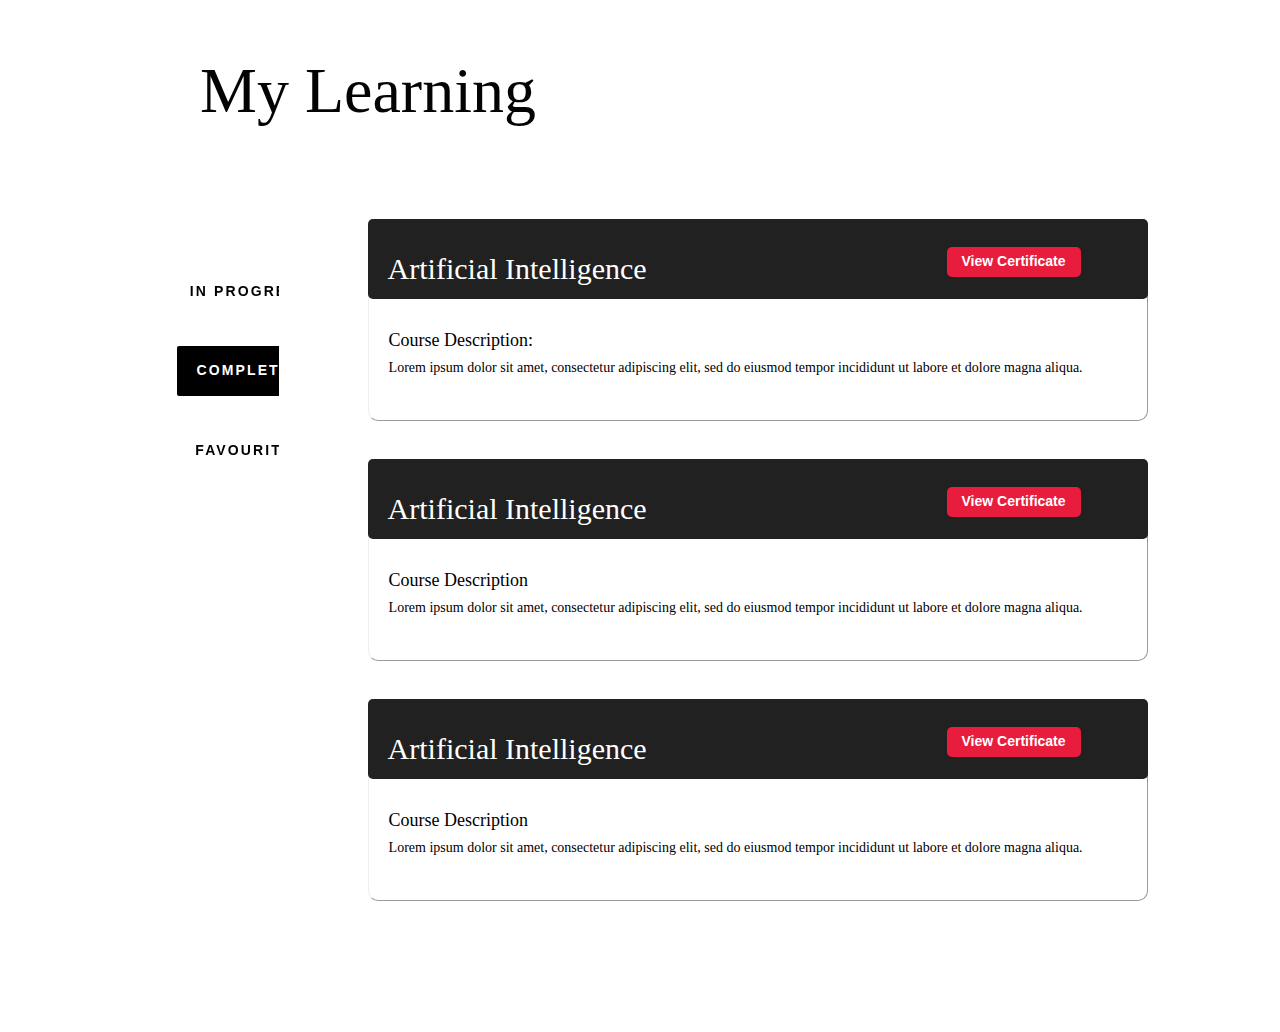
<file: index.html>
<!DOCTYPE html>
<html>

<head>
  <link rel="stylesheet" href="style.css">
  <meta name="viewport" content="width=device-width, initial-scale=1">
  
</head>

<body>
    <div class="container">
      <h1>My Learning</h1>
    	<div class="btn">
		    <ul>
		      <li><a href="#">IN PROGRESS</a></li>
		      <li class="active"><a href="index.html">COMPLETED </a></li>
		      <li><a href="fav.html">FAVOURITES</a></li>
		    </ul>
		</div>
    <div class="line"></div>
		<div class="block">
			<div class="block_size">
				<div class="head">
					<h3>Artificial Intelligence</h3>
					<li><a href="#">View Certificate</a></li>
				</div>
				<p class="course">Course Description:</p>
				<p class="description">Lorem ipsum dolor sit amet, consectetur adipiscing elit, sed do eiusmod tempor incididunt ut labore et dolore magna aliqua.</p>
				
			</div>

			<div class="block_size">
				<div class="head">
					<h3>Artificial Intelligence</h3>
          <li><a href="#">View Certificate</a></li>
				</div>
				<p class="course">Course Description</p>
				<p class="description">Lorem ipsum dolor sit amet, consectetur adipiscing elit, sed do eiusmod tempor incididunt ut labore et dolore magna aliqua.</p>
			</div>

			<div class="block_size">
				<div class="head">
					<h3>Artificial Intelligence</h3>
				  <li><a href="#">View Certificate</a></li>
				</div>
				<p class="course">Course Description</p>
				<p class="description">Lorem ipsum dolor sit amet, consectetur adipiscing elit, sed do eiusmod tempor incididunt ut labore et dolore magna aliqua.</p>
			</div>

		</div>

	</div>

	<script src="https://code.jquery.com/jquery-3.6.0.js"></script>
	<script type="text/javascript">
		$(document).on('click','ul li', function() {
			$(this).addClass('active').siblings().removeClass('active')
		})
	</script>
	

</body>
</html>
</file>
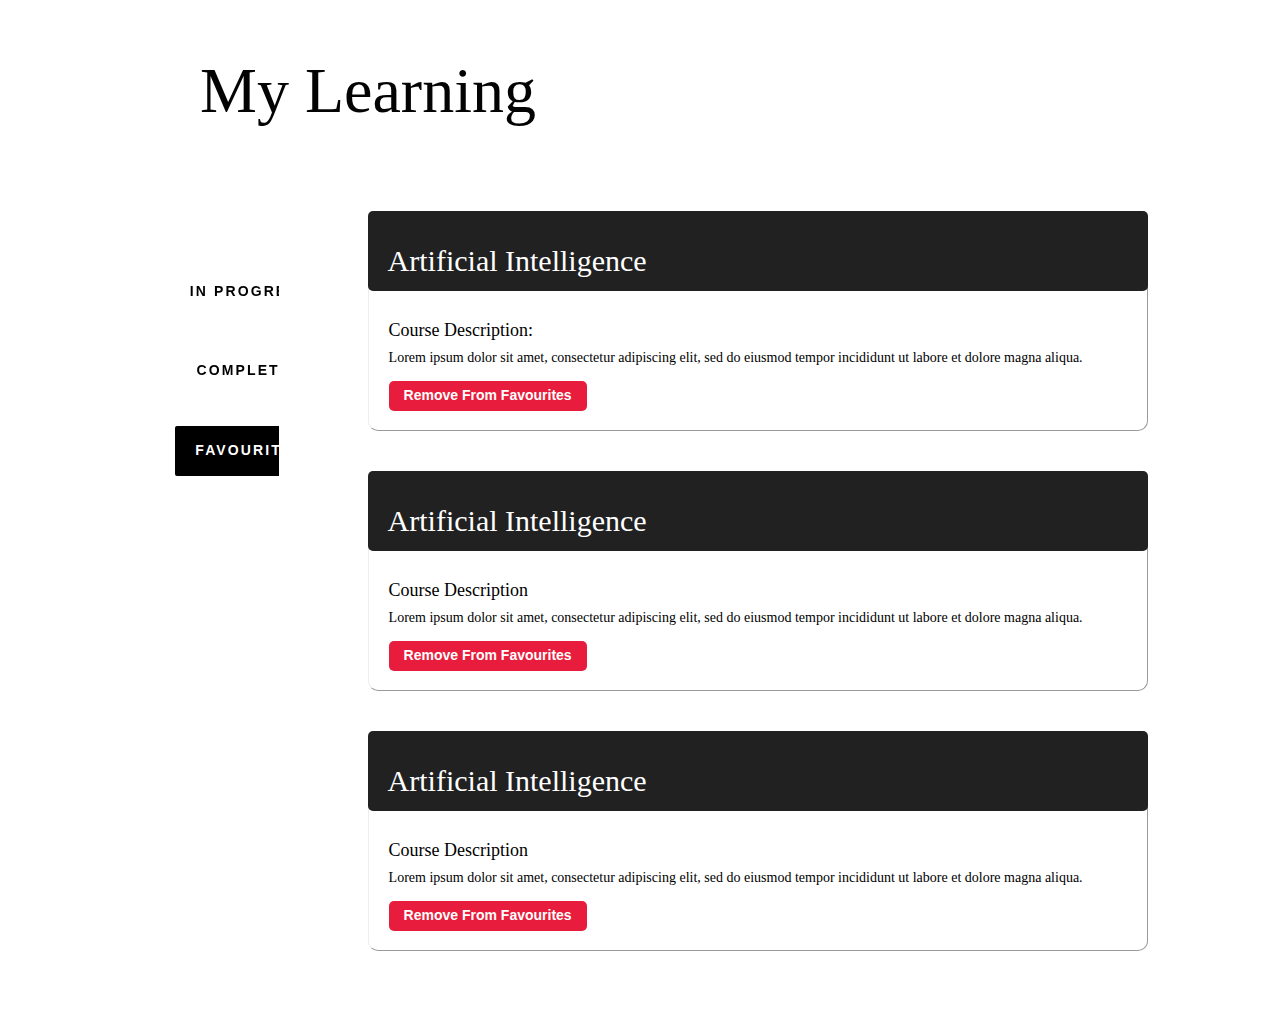
<file: fav.html>
<!DOCTYPE html>
<html>

<head>
  <link rel="stylesheet" href="favstyle.css">
  <meta name="viewport" content="width=device-width, initial-scale=1">
  
</head>

<body>
    <div class="container">
      <h1>My Learning</h1>
    	<div class="btn">
		    <ul>
		      <li><a href="#">IN PROGRESS</a></li>
		      <li><a href="index.html">COMPLETED </a></li>
		      <li class="active"><a href="fav.html">FAVOURITES</a></li>
		    </ul>
		</div>
    <div class="line"></div>
		<div class="block">
			<div class="block_size">
				<div class="head">
					<h3>Artificial Intelligence</h3>
				</div>
				<p class="course">Course Description:</p>
				<p class="description">Lorem ipsum dolor sit amet, consectetur adipiscing elit, sed do eiusmod tempor incididunt ut labore et dolore magna aliqua.</p>
				<div class="remove">
					<li><a href="#">Remove From Favourites</a></li>
				</div>
				
			</div>

			<div class="block_size">
				<div class="head">
					<h3>Artificial Intelligence</h3>
				</div>
				<p class="course">Course Description</p>
				<p class="description">Lorem ipsum dolor sit amet, consectetur adipiscing elit, sed do eiusmod tempor incididunt ut labore et dolore magna aliqua.</p>
				<div class="remove">
					<li><a href="#">Remove From Favourites</a></li>
				</div>
			</div>

			<div class="block_size">
				<div class="head">
					<h3>Artificial Intelligence</h3>
				</div>
				<p class="course">Course Description</p>
				<p class="description">Lorem ipsum dolor sit amet, consectetur adipiscing elit, sed do eiusmod tempor incididunt ut labore et dolore magna aliqua.</p>
				<div class="remove">
					<li><a href="#">Remove From Favourites</a></li>
				</div>
			</div>

		</div>

	</div>

	<script src="https://code.jquery.com/jquery-3.6.0.js"></script>
	<script type="text/javascript">
		$(document).on('click','ul li', function() {
			$(this).addClass('active').siblings().removeClass('active')
		})
	</script>
	

</body>
</html>
</file>
<file: style.css>
* {
  box-sizing: border-box;
}
body {
  margin: 0;
  font: bold 14px/1.4 'Open Sans', arial, sans-serif, fontAwesome;
  background: #fff;
  margin-bottom: 100px;
}
h1 {
  font-family: Poppins;
  font-style: normal;
  font-weight: 500;
  font-size: 64px;
  line-height: 96px;
  
  margin-left: 200px;
  align-items: center;

color: #030303;
}
.btn ul { 
  position: fixed;
  display: flex;
  flex-direction: column;
  padding: 0; 
  list-style: none; 
  width: 500px;
  text-align: center;
  margin-top: 70px;
}
.btn li { 
  display: table-cell; 
  position: relative; 
  padding: 15px 0;
}
.btn li a {
  color: #000000;
  text-transform: uppercase;
  text-decoration: none;
  letter-spacing: 0.15em;
  
  display: inline-block;
  padding: 15px 20px;
  position: relative;
}
.btn li a:after {    
  background: none repeat scroll 0 0 transparent;
  bottom: 0;
  content: "";
  display: block;
  height: 2px;
  left: 50%;
  position: absolute;
  background: #000000;
  transition: width 0.3s ease 0s, left 0.3s ease 0s;
  width: 0;
}
 .btn li a:hover:after { 
  width: 100%; 
  left: 0; 
}
.btn li.active a {
  color: #fff;
  display: inline-block;
  padding: 15px 20px;
  position: relative;
  background-color: #000000;
  text-align: center;
  cursor: pointer;
  border-radius: 2px;
}

.line {
  border-left: 3px solid #000000;
  height: 680px;
  position: absolute;
  left: 25%;
  top:30px;
  margin-top: 200px;
}

.block {
  position: relative;
  top:50%;
  left:55%;
  transform:translate(-50%,0%);
  margin-left: 50px;
  width:950px;
  height:750px;
  padding:30px 20px;
  background:#fff;  
}

.block_size {
  position: relative;
  top: 10%;
  left:46%;
  transform:translate(-50%,-50%);
  width:780px;
  height:200px;
  padding:20px 20px;
  background:#fff;
  border-style: outset;
  border-width: 1px;
  margin: 40px;
  border-radius: 10px;
}
.block_size:hover {
  box-shadow:5px 5px 10px 5px #ccc;
}
.head h3,
.head li {
  display: inline-block;
  vertical-align: top;
}
.head {
  position: relative;
  top: 11%;
  left:50%;
  transform:translate(-50%,-50%);
  width:780px;
  height:80px;
  padding:20px 20px;
  background:#212121;
  color: #fff;
  border-radius: 5px;
  
}
.head li {
  background-color: #E81C3C;
  padding: 5px 15px;
  text-align: center;
  cursor: pointer;
  border-radius: 5px;
  position: relative;
  left: 40%;
  top: 20%;
  
}
.head a {
  text-decoration: none;
  font-size: 14px;
  color: #fff;
}
.head li:hover {
  background-color: #ff5c5c;
}
h3 {
  font-family: Roboto;
  font-style: normal;
  font-weight: normal;
  
  font-size: 30px;
  line-height: 0px;
  color: #FFFFFF;
}
.course {
  font-family: Roboto;
  font-style: normal;
  font-weight: normal;
  font-size: 18px;
  line-height: 0px;
  color: #000000;
}
.description {
  font-family: Roboto;
  font-style: normal;
  font-weight: normal;
  font-size: 14px;
  color: #000000;
}


@media screen and (max-width: 800px) {
   body {
    width: 100%;
  }
   .block {
    top:50%;
    left:50%;
    transform:translate(-50%,0%);
    width:200px;
    height:1100px;
  }
  .block_size {
    top: 10%;
    left:40%;
    transform:translate(-50%,-50%);
    width:200px;
    height:300px;
  }
  .head {
    top: 0%;
    left:50%;
    transform:translate(-50%,-50%);
    width:200px;
    height:60px;
  }
  .head li {
    padding: 5px 10px;
    left: 0%;
    top: 80%;
  
  }
  .head h3 {
    font-size: 18px;
  }
  .course {
    margin-top: 50px;
  }
  .line {
    height: 1000px;
    position: absolute;
    left: 35%;
    margin-top: 100px;

  }
  h1 {
    font-size: 40px;
    line-height: 66px;
    margin-left: 50px;

  }
  .btn ul {
    position: fixed;
    width: 100px;

  }
  .btn a {
    padding: 10px 30px;
  }
  .btn li.active a {
    padding: 8px 12px;
  }


}
</file>
<file: favstyle.css>
* {
  box-sizing: border-box;
}
body {
  margin: 0;
  font: bold 14px/1.4 'Open Sans', arial, sans-serif, fontAwesome;
  background: #fff;
  margin-bottom: 100px;
}
h1 {
  font-family: Poppins;
  font-style: normal;
  font-weight: 500;
  font-size: 64px;
  line-height: 96px;
  
  margin-left: 200px;
  align-items: center;

color: #030303;
}
.btn ul { 
  position: fixed;
  display: flex;
  flex-direction: column;
  padding: 0; 
  list-style: none; 
  width: 500px;
  text-align: center;
  margin-top: 70px;
}
.btn li { 
  display: table-cell; 
  position: relative; 
  padding: 15px 0;
}
.btn li a {
  color: #000000;
  text-transform: uppercase;
  text-decoration: none;
  letter-spacing: 0.15em;
  
  display: inline-block;
  padding: 15px 20px;
  position: relative;
}
.btn li a:after {    
  background: none repeat scroll 0 0 transparent;
  bottom: 0;
  content: "";
  display: block;
  height: 2px;
  left: 50%;
  position: absolute;
  background: #000000;
  transition: width 0.3s ease 0s, left 0.3s ease 0s;
  width: 0;
}
 .btn li a:hover:after { 
  width: 100%; 
  left: 0; 
}
.btn li.active a {
  color: #fff;
  display: inline-block;
  padding: 15px 20px;
  position: relative;
  background-color: #000000;
  text-align: center;
  cursor: pointer;
  border-radius: 2px;
}

.line {
  border-left: 3px solid #000000;
  height: 680px;
  position: absolute;
  left: 25%;
  top:30px;
  margin-top: 200px;
}

.block {
  position: relative;
  top:50%;
  left:55%;
  transform:translate(-50%,0%);
  margin-left: 50px;
  width:950px;
  height:750px;
  padding:30px 20px;
  background:#fff;  
}

.block_size {
  position: relative;
  top: 10%;
  left:46%;
  transform:translate(-50%,-50%);
  width:780px;
  height:220px;
  padding:20px 20px;
  background:#fff;
  border-style: outset;
  border-width: 1px;
  margin: 40px;
  border-radius: 10px;
}
.block_size:hover {
  box-shadow:5px 5px 10px 5px #ccc;
}
.head h3,
.head li {
  display: inline-block;
  vertical-align: top;
}
.head {
  position: relative;
  top: 11%;
  left:50%;
  transform:translate(-50%,-50%);
  width:780px;
  height:80px;
  padding:20px 20px;
  background:#212121;
  color: #fff;
  border-radius: 5px;
  
}
.head li {
  background-color: #E81C3C;
  padding: 5px 15px;
  text-align: center;
  cursor: pointer;
  border-radius: 5px;
  position: relative;
  left: 40%;
  top: 20%;
  
}
.head a {
  text-decoration: none;
  font-size: 14px;
  color: #fff;
}
.head li:hover {
  background-color: #ff5c5c;
}
h3 {
  font-family: Roboto;
  font-style: normal;
  font-weight: normal;
  
  font-size: 30px;
  line-height: 0px;
  color: #FFFFFF;
}
.course {
  font-family: Roboto;
  font-style: normal;
  font-weight: normal;
  font-size: 18px;
  line-height: 0px;
  color: #000000;
}
.description {
  font-family: Roboto;
  font-style: normal;
  font-weight: normal;
  font-size: 14px;
  color: #000000;
}
.remove li {
  background-color: #E81C3C;
  padding: 5px 15px;
  text-align: center;
  cursor: pointer;
  border-radius: 5px;
  position: absolute;
  list-style: none;
  
}
.remove a {
  text-decoration: none;
  font-size: 14px;
  color: #fff;
}
.remove li:hover {
  background-color: #ff5c5c;
}



@media screen and (max-width: 800px) {
   body {
    width: 100%;
  }
   .block {
    top:50%;
    left:50%;
    transform:translate(-50%,0%);
    width:200px;
    height:1100px;
  }
  .block_size {
    top: 10%;
    left:40%;
    transform:translate(-50%,-50%);
    width:200px;
    height:300px;
  }
  .head {
    top: 0%;
    left:50%;
    transform:translate(-50%,-50%);
    width:200px;
    height:60px;
  }
  .head li {
    padding: 5px 10px;
    left: 0%;
    top: 80%;
  
  }
  .head h3 {
    font-size: 18px;
  }
  .course {
    margin-top: 0px;
  }
  .line {
    height: 1000px;
    position: absolute;
    left: 35%;
    margin-top: 100px;

  }
  h1 {
    font-size: 40px;
    line-height: 66px;
    margin-left: 50px;

  }
  .btn ul {
    position: fixed;
    width: 100px;

  }
  .btn a {
    padding: 10px 30px;
  }

  .remove li {
    height: 30px;
    width: 160px;
  }
  .remove a {
    font-size: 10px;

  }
  .btn li.active a {
    padding: 8px 12px;
  }

  

}
</file>
